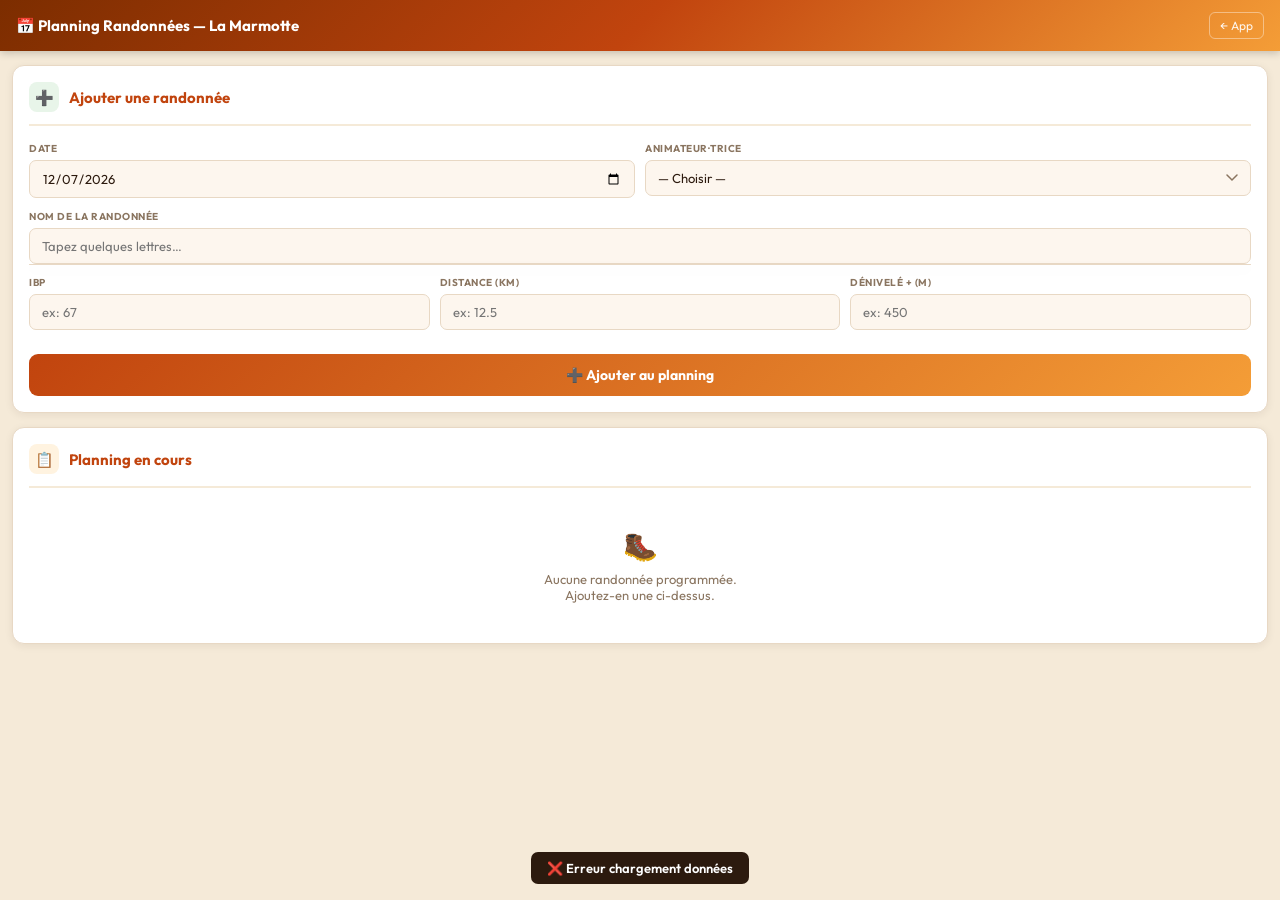
<file: Planning.html>
<!DOCTYPE html>
<html lang="fr">
<head>
<meta charset="UTF-8">
<meta name="viewport" content="width=device-width, initial-scale=1.0">
<title>Planning Randonnées — La Marmotte</title>
<link rel="preconnect" href="https://fonts.googleapis.com">
<link href="https://fonts.googleapis.com/css2?family=Outfit:wght@400;600;700;800&display=swap" rel="stylesheet">
<style>
  :root {
    --flame:  #c1440e;
    --amber:  #f49d37;
    --ink:    #2c1a0e;
    --stone:  #8a7560;
    --cream:  #fdf6ee;
    --fog:    #f5ead8;
    --border: #e8d8c4;
  }

  * { box-sizing: border-box; margin: 0; padding: 0; }

  body {
    font-family: 'Outfit', Arial, sans-serif;
    background: var(--fog);
    color: var(--ink);
    min-height: 100vh;
  }

  /* ── TOPBAR : masquée en iframe, visible en standalone ── */
  .topbar {
    background: linear-gradient(135deg, #7c2d00, #c1440e, #f49d37);
    color: white;
    padding: 12px 16px;
    display: flex;
    align-items: center;
    justify-content: space-between;
    box-shadow: 0 2px 8px rgba(0,0,0,0.2);
  }
  .topbar h1 { font-size: 15px; font-weight: 700; }
  .topbar a {
    color: rgba(255,255,255,0.9);
    text-decoration: none;
    font-size: 12px;
    padding: 5px 10px;
    border: 1px solid rgba(255,255,255,0.4);
    border-radius: 6px;
  }
  .topbar a:hover { background: rgba(255,255,255,0.15); }

  /* Détection iframe : masquer topbar si dans iframe */
  @media (max-width: 600px) {
    .topbar { display: none; }
  }

  /* ── MAIN : pleine largeur, padding réduit ── */
  main {
    width: 100%;
    padding: 14px 12px 32px;
  }

  /* ── CARD ── */
  .card {
    background: white;
    border-radius: 12px;
    padding: 16px;
    margin-bottom: 14px;
    box-shadow: 0 2px 8px rgba(44,26,14,0.07);
    border: 1px solid var(--border);
  }

  .card-header {
    display: flex;
    align-items: center;
    gap: 10px;
    margin-bottom: 16px;
    padding-bottom: 12px;
    border-bottom: 2px solid var(--fog);
    flex-wrap: wrap;
  }

  .card-header h2 {
    font-size: 15px;
    font-weight: 700;
    color: var(--flame);
  }

  .section-icon {
    width: 30px; height: 30px;
    border-radius: 8px;
    display: flex; align-items: center; justify-content: center;
    font-size: 15px;
    flex-shrink: 0;
  }

  /* ── FORM ── */
  .form-group { margin-bottom: 12px; }

  label {
    display: block;
    font-size: 10px;
    font-weight: 700;
    text-transform: uppercase;
    letter-spacing: 0.5px;
    color: var(--stone);
    margin-bottom: 5px;
  }

  input, select {
    width: 100%;
    padding: 9px 12px;
    border: 1.5px solid var(--border);
    border-radius: 7px;
    font-size: 13px;
    font-family: 'Outfit', Arial, sans-serif;
    background: var(--cream);
    color: var(--ink);
    transition: border-color 0.2s, box-shadow 0.2s;
    appearance: none;
    -webkit-appearance: none;
  }

  input:focus, select:focus {
    outline: none;
    border-color: var(--flame);
    box-shadow: 0 0 0 3px rgba(193,68,14,0.1);
  }

  select {
    background-image: url("data:image/svg+xml,%3Csvg xmlns='http://www.w3.org/2000/svg' width='12' height='8' viewBox='0 0 12 8'%3E%3Cpath d='M1 1l5 5 5-5' stroke='%238a7560' stroke-width='1.5' fill='none' stroke-linecap='round'/%3E%3C/svg%3E");
    background-repeat: no-repeat;
    background-position: right 12px center;
    padding-right: 32px;
    cursor: pointer;
  }

  /* Grilles adaptatives */
  .form-row {
    display: grid;
    grid-template-columns: 1fr 1fr;
    gap: 10px;
  }

  .form-row-3 {
    display: grid;
    grid-template-columns: 1fr 1fr 1fr;
    gap: 10px;
  }

  /* Sur petite largeur → tout en colonne */
  @media (max-width: 420px) {
    .form-row   { grid-template-columns: 1fr; }
    .form-row-3 { grid-template-columns: 1fr 1fr; }
  }

  /* ── RECHERCHE RANDO ── */
  .search-wrap { position: relative; }

  #suggestions {
    position: absolute;
    top: 100%; left: 0; right: 0;
    background: white;
    border: 1.5px solid var(--border);
    border-top: none;
    border-radius: 0 0 7px 7px;
    max-height: 200px;
    overflow-y: auto;
    z-index: 50;
    box-shadow: 0 4px 12px rgba(0,0,0,0.1);
  }

  .suggestion {
    padding: 9px 12px;
    font-size: 12px;
    cursor: pointer;
    border-bottom: 1px solid var(--fog);
    transition: background 0.15s;
  }
  .suggestion:hover, .suggestion.highlight { background: var(--fog); }
  .suggestion:last-child { border-bottom: none; }

  /* ── IBP BADGE ── */
  .ibp-badge {
    display: inline-block;
    padding: 2px 8px;
    border-radius: 20px;
    font-size: 11px;
    font-weight: 700;
    margin-top: 5px;
    opacity: 0;
    transition: opacity 0.3s;
  }
  .ibp-badge.visible { opacity: 1; }

  /* ── PLANNING LIST ── */
  .planning-list { display: flex; flex-direction: column; gap: 8px; }

  .planning-item {
    background: var(--cream);
    border: 1.5px solid var(--border);
    border-radius: 9px;
    padding: 10px 12px;
    display: flex;
    align-items: flex-start;
    gap: 10px;
    font-size: 12px;
    animation: slideIn 0.3s ease;
    flex-wrap: wrap;
  }

  @keyframes slideIn {
    from { opacity: 0; transform: translateY(-6px); }
    to   { opacity: 1; transform: translateY(0); }
  }

  .planning-item .date-badge {
    background: var(--flame);
    color: white;
    padding: 3px 8px;
    border-radius: 5px;
    font-size: 11px;
    font-weight: 700;
    white-space: nowrap;
    flex-shrink: 0;
  }

  .planning-item .infos {
    flex: 1;
    min-width: 120px;
  }

  .planning-item .nom-rando {
    font-weight: 700;
    color: var(--ink);
    font-size: 12px;
    word-break: break-word;
  }

  .planning-item .details {
    color: var(--stone);
    font-size: 10px;
    margin-top: 2px;
  }

  .planning-item .ibp-pill {
    font-size: 10px;
    font-weight: 700;
    padding: 1px 6px;
    border-radius: 10px;
    display: inline-block;
    margin-top: 3px;
  }

  .planning-item .actions {
    display: flex;
    gap: 6px;
    align-items: center;
    flex-shrink: 0;
  }

  .btn-send {
    background: linear-gradient(135deg, var(--flame), var(--amber));
    color: white;
    border: none;
    border-radius: 5px;
    padding: 5px 10px;
    font-size: 11px;
    font-weight: 700;
    font-family: 'Outfit', Arial, sans-serif;
    cursor: pointer;
    white-space: nowrap;
    transition: opacity 0.2s;
  }
  .btn-send:hover { opacity: 0.85; }

  .btn-del {
    background: none;
    border: none;
    color: var(--stone);
    cursor: pointer;
    font-size: 14px;
    padding: 3px;
    transition: color 0.2s;
  }
  .btn-del:hover { color: var(--flame); }

  /* ── BOUTON PRINCIPAL ── */
  .btn-primary {
    width: 100%;
    padding: 12px;
    background: linear-gradient(135deg, var(--flame), var(--amber));
    color: white;
    border: none;
    border-radius: 9px;
    font-size: 14px;
    font-weight: 700;
    font-family: 'Outfit', Arial, sans-serif;
    cursor: pointer;
    margin-top: 4px;
    transition: opacity 0.2s, transform 0.1s;
  }
  .btn-primary:hover { opacity: 0.9; }
  .btn-primary:active { transform: scale(0.98); }

  .btn-secondary {
    padding: 6px 12px;
    background: var(--fog);
    color: var(--ink);
    border: 1.5px solid var(--border);
    border-radius: 7px;
    font-size: 11px;
    font-weight: 600;
    font-family: 'Outfit', Arial, sans-serif;
    cursor: pointer;
    transition: background 0.2s;
    white-space: nowrap;
  }
  .btn-secondary:hover { background: var(--border); }

  .header-actions {
    margin-left: auto;
    display: flex;
    gap: 6px;
    flex-wrap: wrap;
  }

  /* ── VIDE ── */
  .empty-state {
    text-align: center;
    padding: 24px 12px;
    color: var(--stone);
    font-size: 13px;
  }
  .empty-state .icon { font-size: 28px; margin-bottom: 8px; }

  /* ── TOAST ── */
  #toast {
    position: fixed;
    bottom: 16px; left: 50%; transform: translateX(-50%);
    background: #2c1a0e;
    color: white;
    padding: 8px 16px;
    border-radius: 7px;
    font-size: 13px;
    font-weight: 600;
    opacity: 0;
    transition: opacity 0.3s;
    pointer-events: none;
    z-index: 999;
    white-space: nowrap;
  }
  #toast.show { opacity: 1; }
</style>
</head>
<body>

<div class="topbar">
  <h1>📅 Planning Randonnées — La Marmotte</h1>
  <a href="index.html">← App</a>
</div>

<main>

  <!-- FORMULAIRE SAISIE -->
  <div class="card">
    <div class="card-header">
      <div class="section-icon" style="background:#e8f5e9">➕</div>
      <h2>Ajouter une randonnée</h2>
    </div>

    <div class="form-row" style="margin-bottom:12px">
      <div class="form-group" style="margin-bottom:0">
        <label>Date</label>
        <input type="date" id="dateRando">
      </div>
      <div class="form-group" style="margin-bottom:0">
        <label>Animateur·trice</label>
        <select id="animateur">
          <option value="">— Choisir —</option>
        </select>
      </div>
    </div>

    <div class="form-group">
      <label>Nom de la randonnée</label>
      <div class="search-wrap">
        <input type="text" id="rechercheRando" placeholder="Tapez quelques lettres…" autocomplete="off">
        <div id="suggestions"></div>
      </div>
    </div>

    <div class="form-row-3">
      <div class="form-group" style="margin-bottom:0">
        <label>IBP</label>
        <input type="number" id="ibp" placeholder="ex: 67" min="0">
        <span class="ibp-badge" id="ibpBadge"></span>
      </div>
      <div class="form-group" style="margin-bottom:0">
        <label>Distance (km)</label>
        <input type="number" id="distance" placeholder="ex: 12.5" min="0" step="0.1">
      </div>
      <div class="form-group" style="margin-bottom:0">
        <label>Dénivelé + (m)</label>
        <input type="number" id="denivele" placeholder="ex: 450" min="0">
      </div>
    </div>

    <button class="btn-primary" onclick="ajouterRando()">➕ Ajouter au planning</button>
  </div>

  <!-- LISTE PLANNING -->
  <div class="card">
    <div class="card-header">
      <div class="section-icon" style="background:#fff3e0">📋</div>
      <h2>Planning en cours</h2>
      <div class="header-actions">
        <button class="btn-secondary" onclick="envoyerTout()" id="btnEnvoyerTout" style="display:none">📤 Tout envoyer</button>
        <button class="btn-secondary" onclick="viderPlanning()" id="btnVider" style="display:none">🗑 Vider</button>
      </div>
    </div>

    <div class="planning-list" id="planningList">
      <div class="empty-state">
        <div class="icon">🥾</div>
        Aucune randonnée programmée.<br>Ajoutez-en une ci-dessus.
      </div>
    </div>
  </div>

</main>

<div id="toast"></div>

<script type="module" src="js/planning.js"></script>

</body>
</html>
</file>
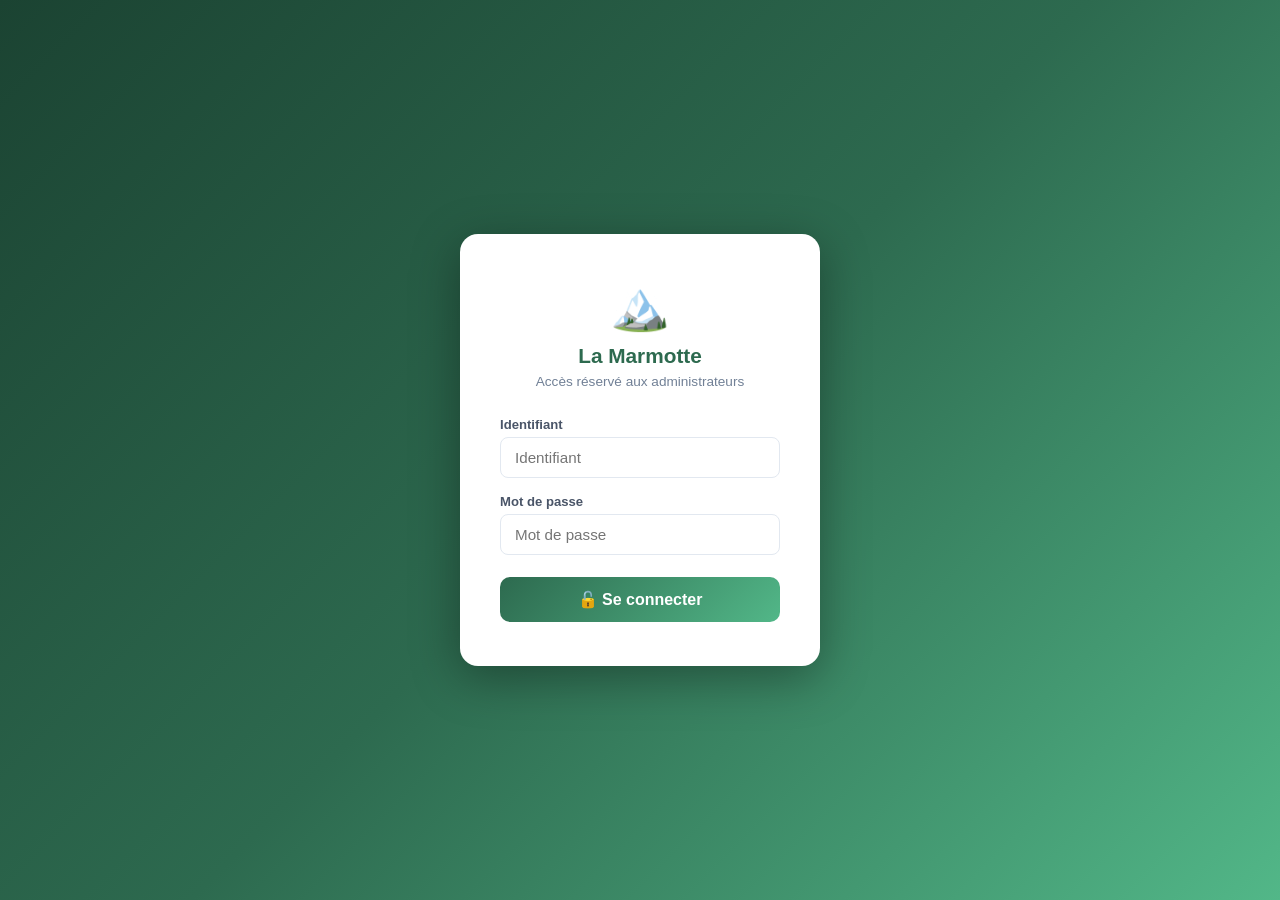
<file: planning.html>
<!DOCTYPE html>
<html lang="fr">
<head>
<meta charset="UTF-8">
<meta name="viewport" content="width=device-width, initial-scale=1.0">
<title>Planning_gestion — La Marmotte</title>
<style>
  *, *::before, *::after { box-sizing: border-box; margin: 0; padding: 0; }
  body { font-family: 'Segoe UI', Arial, sans-serif; background: #f0f4f8; color: #2d3748; min-height: 100vh; }

  /* ══ ÉCRAN DE CONNEXION ══ */
  #login-screen {
    position: fixed; inset: 0; background: linear-gradient(135deg, #1b4332, #2d6a4f, #52b788);
    display: flex; align-items: center; justify-content: center; z-index: 9999;
  }
  #login-screen.hidden { display: none; }
  .login-box {
    background: #fff; border-radius: 18px; padding: 44px 40px; width: 360px; max-width: 94vw;
    box-shadow: 0 12px 48px rgba(0,0,0,.35); text-align: center;
  }
  .login-box .logo { font-size: 3rem; margin-bottom: 10px; }
  .login-box h2 { font-size: 1.3rem; color: #2d6a4f; margin-bottom: 6px; }
  .login-box p  { font-size: .85rem; color: #718096; margin-bottom: 28px; }
  .login-field  { margin-bottom: 16px; text-align: left; }
  .login-field label { font-size: .82rem; font-weight: 600; color: #4a5568; display: block; margin-bottom: 5px; }
  .login-field input {
    width: 100%; padding: 11px 14px; border: 1.5px solid #e2e8f0; border-radius: 8px;
    font-size: .95rem; font-family: inherit; transition: border-color .2s;
  }
  .login-field input:focus { outline: none; border-color: #52b788; }
  .login-err { color: #e53e3e; font-size: .83rem; margin-top: -8px; margin-bottom: 12px; display: none; }
  .btn-login {
    width: 100%; padding: 13px; border: none; border-radius: 10px;
    background: linear-gradient(135deg, #2d6a4f, #52b788); color: #fff;
    font-size: 1rem; font-weight: 700; cursor: pointer; transition: opacity .2s; margin-top: 6px;
  }
  .btn-login:hover { opacity: .88; }

  /* ══ APP ══ */
  #app { display: none; }
  #app.visible { display: block; }

  header { background: linear-gradient(135deg, #2d6a4f, #52b788); color: #fff; padding: 18px 30px; display: flex; align-items: center; gap: 14px; box-shadow: 0 3px 10px rgba(0,0,0,.2); }
  header h1 { font-size: 1.4rem; font-weight: 700; flex: 1; }
  header .icon { font-size: 1.8rem; }
  .btn-logout { background: rgba(255,255,255,.2); border: 1px solid rgba(255,255,255,.4); color: #fff; padding: 7px 14px; border-radius: 8px; font-size: .82rem; font-weight: 600; cursor: pointer; transition: background .2s; }
  .btn-logout:hover { background: rgba(255,255,255,.35); }

  .tabs { display: flex; background: #fff; border-bottom: 2px solid #e2e8f0; padding: 0 30px; }
  .tab-btn { padding: 14px 28px; border: none; background: none; font-size: .95rem; font-weight: 600; color: #718096; cursor: pointer; border-bottom: 3px solid transparent; margin-bottom: -2px; transition: all .2s; }
  .tab-btn.active { color: #2d6a4f; border-bottom-color: #2d6a4f; }
  .tab-btn:hover:not(.active) { color: #2d6a4f; background: #f7fafc; }

  #tab-creation { display: none; padding: 30px; max-width: 860px; margin: 0 auto; }
  #tab-creation.active { display: block; }
  #tab-gestion  { display: none; padding: 24px 30px; }
  #tab-gestion.active  { display: block; }

  .card { background: #fff; border-radius: 12px; box-shadow: 0 2px 12px rgba(0,0,0,.08); padding: 28px; margin-bottom: 24px; }
  .card h2 { font-size: 1.1rem; color: #2d6a4f; margin-bottom: 20px; display: flex; align-items: center; gap: 8px; }

  .form-grid { display: grid; grid-template-columns: 1fr 1fr; gap: 16px; }
  .form-group { display: flex; flex-direction: column; gap: 6px; }
  .form-group.full { grid-column: 1 / -1; }
  label { font-size: .85rem; font-weight: 600; color: #4a5568; }
  input, select { padding: 10px 14px; border: 1.5px solid #e2e8f0; border-radius: 8px; font-size: .95rem; transition: border-color .2s; width: 100%; font-family: inherit; }
  input:focus, select:focus { outline: none; border-color: #52b788; }
  .input-unit { position: relative; }
  .input-unit input { padding-right: 42px; }
  .input-unit span { position: absolute; right: 12px; top: 50%; transform: translateY(-50%); font-size: .8rem; color: #a0aec0; font-weight: 600; pointer-events: none; }

  .autocomplete-wrap { position: relative; }
  .autocomplete-list { position: absolute; top: 100%; left: 0; right: 0; background: #fff; border: 1.5px solid #e2e8f0; border-top: none; border-radius: 0 0 8px 8px; max-height: 200px; overflow-y: auto; z-index: 50; box-shadow: 0 4px 12px rgba(0,0,0,.1); display: none; }
  .autocomplete-list.open { display: block; }
  .autocomplete-item { padding: 9px 14px; font-size: .88rem; cursor: pointer; border-bottom: 1px solid #f0f4f8; }
  .autocomplete-item:hover, .autocomplete-item.highlighted { background: #f0fff4; color: #2d6a4f; }

  .ibp-badge { display: inline-block; margin-top: 6px; padding: 3px 10px; border-radius: 20px; font-size: .78rem; font-weight: 700; opacity: 0; transition: opacity .3s; }
  .ibp-badge.visible { opacity: 1; }

  .btn { padding: 10px 22px; border: none; border-radius: 8px; font-size: .9rem; font-weight: 600; cursor: pointer; transition: all .2s; display: inline-flex; align-items: center; gap: 6px; }
  .btn-primary { background: #2d6a4f; color: #fff; } .btn-primary:hover { background: #1b4332; }
  .btn-edit    { background: #3182ce; color: #fff; font-size: .8rem; padding: 5px 10px; } .btn-edit:hover { background: #2c5282; }
  .btn-delete  { background: #e53e3e; color: #fff; font-size: .8rem; padding: 5px 10px; } .btn-delete:hover { background: #c53030; }
  .btn-cancel  { background: #e2e8f0; color: #4a5568; } .btn-cancel:hover { background: #cbd5e0; }
  .form-actions { display: flex; gap: 10px; margin-top: 20px; }

  #toast { position: fixed; bottom: 30px; left: 50%; transform: translateX(-50%); background: #2d6a4f; color: #fff; padding: 12px 26px; border-radius: 30px; font-weight: 600; font-size: .9rem; box-shadow: 0 4px 16px rgba(0,0,0,.2); opacity: 0; pointer-events: none; transition: opacity .3s; z-index: 999; }
  #toast.show { opacity: 1; } #toast.error { background: #e53e3e; }

  .table-wrap { overflow-x: auto; width: 100%; }
  table { width: 100%; border-collapse: collapse; font-size: .87rem; }
  thead th { background: #2d6a4f; color: #fff; padding: 11px 14px; text-align: left; white-space: nowrap; user-select: none; }
  thead th.sortable { cursor: pointer; } thead th.sortable:hover { background: #1b4332; }
  thead th .sort-icon { display: inline-block; margin-left: 6px; font-size: .8rem; opacity: .45; }
  thead th.sort-asc .sort-icon, thead th.sort-desc .sort-icon { opacity: 1; }
  tbody tr { border-bottom: 1px solid #e2e8f0; } tbody tr:hover { background: #f7fafc; }
  tbody td { padding: 10px 14px; vertical-align: middle; }
  .actions-cell { display: flex; gap: 5px; flex-wrap: wrap; }
  .badge       { display: inline-block; font-size: .75rem; background: #ebf8ff; color: #2b6cb0; border-radius: 20px; padding: 2px 8px; font-weight: 600; }
  .badge.green { background: #f0fff4; color: #276749; }
  .date-cell { white-space: nowrap; }
  .date-cell .jour { font-weight: 700; text-transform: capitalize; color: #2d6a4f; margin-right: 4px; }
  .date-cell .date { color: #4a5568; }

  .modal-overlay { display: none; position: fixed; inset: 0; background: rgba(0,0,0,.45); z-index: 100; align-items: center; justify-content: center; }
  .modal-overlay.open { display: flex; }
  .modal { background: #fff; border-radius: 14px; padding: 30px; width: 520px; max-width: 95vw; box-shadow: 0 8px 32px rgba(0,0,0,.2); }
  .modal h3 { font-size: 1.1rem; color: #2d6a4f; margin-bottom: 20px; }
  .modal-actions { display: flex; gap: 10px; margin-top: 22px; justify-content: flex-end; }

  .spinner { display: inline-block; width: 18px; height: 18px; border: 3px solid rgba(255,255,255,.4); border-top-color: #fff; border-radius: 50%; animation: spin .7s linear infinite; }
  @keyframes spin { to { transform: rotate(360deg); } }
  .empty-state { text-align: center; padding: 40px; color: #a0aec0; font-style: italic; font-size: .95rem; }
</style>
</head>
<body>

<!-- ══ ÉCRAN DE CONNEXION ══ -->
<div id="login-screen">
  <div class="login-box">
    <div class="logo">🏔️</div>
    <h2>La Marmotte</h2>
    <p>Accès réservé aux administrateurs</p>
    <div class="login-field">
      <label for="login-user">Identifiant</label>
      <input type="text" id="login-user" placeholder="Identifiant" autocomplete="username">
    </div>
    <div class="login-field">
      <label for="login-pass">Mot de passe</label>
      <input type="password" id="login-pass" placeholder="Mot de passe" autocomplete="current-password">
    </div>
    <div class="login-err" id="login-err">Identifiant ou mot de passe incorrect.</div>
    <button class="btn-login" onclick="tentativeConnexion()">🔓 Se connecter</button>
  </div>
</div>

<!-- ══ APPLICATION ══ -->
<div id="app">

<header>
  <span class="icon">🏔️</span>
  <h1>Prévision des Randonnées — La Marmotte</h1>
  <button class="btn-logout" onclick="deconnecter()">🔒 Déconnexion</button>
</header>

<div class="tabs">
  <button class="tab-btn active" onclick="switchTab('creation', this)">➕ Création</button>
  <button class="tab-btn" onclick="switchTab('gestion', this)">⚙️ Gestion</button>
</div>

<!-- ══ ONGLET CRÉATION ══ -->
<div id="tab-creation" class="tab-content active">
  <div class="card">
    <h2>🆕 Nouvelle randonnée</h2>
    <div class="form-grid">
      <div class="form-group">
        <label for="date">Date *</label>
        <input type="date" id="date" required="">
      </div>
      <div class="form-group">
        <label for="animateur-input">Animateur *</label>
        <div class="autocomplete-wrap">
          <input type="text" id="animateur-input" placeholder="Tapez un nom…" autocomplete="off">
          <div class="autocomplete-list" id="animateur-list"></div>
        </div>
      </div>
      <div class="form-group full">
        <label for="nom-input">Nom de la randonnée *</label>
        <div class="autocomplete-wrap">
          <input type="text" id="nom-input" placeholder="Tapez quelques lettres…" autocomplete="off">
          <div class="autocomplete-list" id="nom-list"></div>
        </div>
      </div>
      <div class="form-group">
        <label for="ibp">Indice IBP</label>
        <input type="number" id="ibp" placeholder="Ex : 45" min="0">
        <span class="ibp-badge" id="ibp-badge"></span>
      </div>
      <div class="form-group"><!-- spacer --></div>
      <div class="form-group">
        <label for="distance">Distance</label>
        <div class="input-unit">
          <input type="number" id="distance" placeholder="Ex : 18" min="0" step="0.1">
          <span>km</span>
        </div>
      </div>
      <div class="form-group">
        <label for="denivele">Dénivelé +</label>
        <div class="input-unit">
          <input type="number" id="denivele" placeholder="Ex : 850" min="0" step="1">
          <span>m</span>
        </div>
      </div>
    </div>
    <div class="form-actions">
      <button class="btn btn-primary" id="btn-create" onclick="creerRando()">➕ Créer l'événement</button>
    </div>
  </div>
</div>

<!-- ══ ONGLET GESTION ══ -->
<div id="tab-gestion" class="tab-content">
  <div class="card">
    <h2>📋 Événements planifiés</h2>
    <div class="table-wrap">
      <table id="events-table">
        <thead>
          <tr>
            <th class="sortable" data-col="date" onclick="sortTable('date')">Date <span class="sort-icon">⇅</span></th>
            <th>Randonnée</th>
            <th class="sortable" data-col="animateur" onclick="sortTable('animateur')">Animateur <span class="sort-icon">⇅</span></th>
            <th>IBP</th>
            <th>Distance</th>
            <th>Dénivelé +</th>
            <th>Actions</th>
          </tr>
        </thead>
        <tbody id="events-body">
          <tr><td colspan="7" class="empty-state">Chargement…</td></tr>
        </tbody>
      </table>
    </div>
  </div>
</div>

</div><!-- fin #app -->

<!-- ══ MODAL MODIFIER ══ -->
<div class="modal-overlay" id="modal-edit">
  <div class="modal">
    <h3>✏️ Modifier l'événement</h3>
    <input type="hidden" id="edit-rowIndex">
    <div class="form-grid">
      <div class="form-group"><label>Date *</label><input type="date" id="edit-date"></div>
      <div class="form-group"><label>Animateur *</label><input type="text" id="edit-animateur"></div>
      <div class="form-group full"><label>Nom de la randonnée *</label><input type="text" id="edit-nom"></div>
      <div class="form-group"><label>IBP</label><input type="number" id="edit-ibp" min="0"></div>
      <div class="form-group"><!-- spacer --></div>
      <div class="form-group"><label>Distance</label><div class="input-unit"><input type="number" id="edit-distance" min="0" step="0.1"><span>km</span></div></div>
      <div class="form-group"><label>Dénivelé +</label><div class="input-unit"><input type="number" id="edit-denivele" min="0" step="1"><span>m</span></div></div>
    </div>
    <div class="modal-actions">
      <button class="btn btn-cancel" onclick="closeModal('modal-edit')">Annuler</button>
      <button class="btn btn-primary" id="btn-save-edit" onclick="saveEdit()">💾 Enregistrer</button>
    </div>
  </div>
</div>

<div id="toast"></div>

<script>
/* ══ CREDENTIALS ══ */
const CREDS = { login: "Marmotte", password: "2027" };
const SESSION_KEY = "planning_gestion_auth";

/* ══ CONNEXION ══ */
function tentativeConnexion() {
  const user = document.getElementById("login-user").value.trim();
  const pass = document.getElementById("login-pass").value;
  const err  = document.getElementById("login-err");

  if (user === CREDS.login && pass === CREDS.password) {
    sessionStorage.setItem(SESSION_KEY, "1");
    document.getElementById("login-screen").classList.add("hidden");
    document.getElementById("app").classList.add("visible");
    err.style.display = "none";
    initApp();
  } else {
    err.style.display = "block";
    document.getElementById("login-pass").value = "";
    document.getElementById("login-pass").focus();
  }
}

function deconnecter() {
  sessionStorage.removeItem(SESSION_KEY);
  document.getElementById("login-screen").classList.remove("hidden");
  document.getElementById("app").classList.remove("visible");
  document.getElementById("login-user").value = "";
  document.getElementById("login-pass").value = "";
  document.getElementById("login-err").style.display = "none";
}

/* Entrée clavier sur le formulaire de login */
document.getElementById("login-pass").addEventListener("keydown", e => {
  if (e.key === "Enter") tentativeConnexion();
});
document.getElementById("login-user").addEventListener("keydown", e => {
  if (e.key === "Enter") document.getElementById("login-pass").focus();
});

/* Vérifier session existante */
if (sessionStorage.getItem(SESSION_KEY) === "1") {
  document.getElementById("login-screen").classList.add("hidden");
  document.getElementById("app").classList.add("visible");
  initApp();
}

/* ══ APP ══ */
const SCRIPT_URL = "https://script.google.com/macros/s/AKfycbzkOcGRb6QvmWYZsll4crnH4Al3sIXhfQHdd0YpR3_sB-X0tdP8lhXSPMMuh74UmJ22ag/exec";
const BASE_URL   = "https://dbizcyber.github.io/randoFDR/data/";

let animateurs = [];
let randos     = [];
let allRows    = [];
let sortCol    = "date";
let sortDir    = "asc";

function initApp() {
  loadData();
  const d0 = new Date();
  const dow0 = d0.getDay();
  const diff0 = dow0 === 0 ? 1 : dow0 === 1 ? 7 : (8 - dow0);
  d0.setDate(d0.getDate() + diff0);
  document.getElementById("date").value = d0.toISOString().split("T")[0];
}

function toDisplay(val) {
  if (!val) return "";
  const s = String(val).trim();
  if (/^\d{2}\/\d{2}\/\d{4}$/.test(s)) return s;
  if (/^\d{4}-\d{2}-\d{2}$/.test(s)) { const [y,m,d] = s.split("-"); return d+"/"+m+"/"+y; }
  return s;
}
function toISO(val) {
  if (!val) return "";
  const s = String(val).trim();
  if (/^\d{4}-\d{2}-\d{2}$/.test(s)) return s;
  if (/^\d{2}\/\d{2}\/\d{4}$/.test(s)) { const [d,m,y] = s.split("/"); return y+"-"+m+"-"+d; }
  return s;
}
function jourSemaine(val) {
  if (!val) return "";
  const s = String(val).trim();
  let d;
  if (/^\d{2}\/\d{2}\/\d{4}$/.test(s)) { const [jj,mm,yyyy] = s.split("/"); d = new Date(parseInt(yyyy), parseInt(mm)-1, parseInt(jj)); }
  else if (/^\d{4}-\d{2}-\d{2}$/.test(s)) { const [yyyy,mm,jj] = s.split("-"); d = new Date(parseInt(yyyy), parseInt(mm)-1, parseInt(jj)); }
  else return "";
  return d.toLocaleDateString("fr-FR", { weekday: "long" });
}
function niveauIBP(v) {
  const n = parseFloat(v);
  if (isNaN(n) || v === "") return null;
  if (n <= 25)  return { label: "🟢 N1 — Facile",          bg: "#d4edda", color: "#155724" };
  if (n <= 50)  return { label: "🔵 N2 — Assez Facile",    bg: "#cce5ff", color: "#004085" };
  if (n <= 75)  return { label: "🟡 N3 — Peu Difficile",   bg: "#fff3cd", color: "#856404" };
  if (n <= 100) return { label: "🔴 N4 — Assez Difficile", bg: "#f8d7da", color: "#721c24" };
  return              { label: "⚫ N5 — Difficile",         bg: "#343a40", color: "#ffffff" };
}

async function loadData() {
  try {
    const SUPABASE_URL = "https://whlxbfnmyqdflmxosfse.supabase.co";
    const SUPABASE_KEY = "eyJhbGciOiJIUzI1NiIsInR5cCI6IkpXVCJ9.eyJpc3MiOiJzdXBhYmFzZSIsInJlZiI6IndobHhiZm5teXFkZmxteG9zZnNlIiwicm9sZSI6ImFub24iLCJpYXQiOjE3NzI3ODA5MTksImV4cCI6MjA4ODM1NjkxOX0.vf3sdnJRnnXyIx998fhPSIUPX0WS7KqDbvAwesCzOcE";
    const [a, r] = await Promise.all([
      fetch(`${SUPABASE_URL}/rest/v1/animateurs?select=nom,email&order=nom`, {
        headers: { "apikey": SUPABASE_KEY, "Authorization": `Bearer ${SUPABASE_KEY}` }
      }).then(res => res.json()),
      fetch(BASE_URL + "randos.json").then(res => res.json())
    ]);
    animateurs = a.filter(x => x.nom && x.nom !== "");
    randos     = r;
    initAutocomplete();
  } catch(e) { console.error("Erreur chargement:", e); }
}

function initAutocomplete() {
  setupAutocomplete("animateur-input", "animateur-list", () => animateurs.map(a => a.nom));
  setupAutocomplete("nom-input",       "nom-list",       () => randos);
}
function setupAutocomplete(inputId, listId, getItems) {
  const input = document.getElementById(inputId);
  const list  = document.getElementById(listId);
  let hi = -1;
  input.addEventListener("input", () => {
    const f = input.value.toLowerCase().trim();
    list.innerHTML = ""; hi = -1;
    if (!f) { list.classList.remove("open"); return; }
    const matches = getItems().filter(i => i.toLowerCase().includes(f)).slice(0, 10);
    if (!matches.length) { list.classList.remove("open"); return; }
    matches.forEach(item => {
      const div = document.createElement("div");
      div.className = "autocomplete-item";
      div.textContent = item;
      div.addEventListener("mousedown", () => { input.value = item; list.classList.remove("open"); });
      list.appendChild(div);
    });
    list.classList.add("open");
  });
  input.addEventListener("keydown", e => {
    const items = list.querySelectorAll(".autocomplete-item");
    if (!items.length) return;
    if      (e.key === "ArrowDown") { e.preventDefault(); hi = Math.min(hi+1, items.length-1); }
    else if (e.key === "ArrowUp")   { e.preventDefault(); hi = Math.max(hi-1, 0); }
    else if (e.key === "Enter" && hi >= 0) { e.preventDefault(); input.value = items[hi].textContent; list.classList.remove("open"); hi = -1; return; }
    items.forEach((el, i) => el.classList.toggle("highlighted", i === hi));
  });
  input.addEventListener("blur", () => setTimeout(() => list.classList.remove("open"), 150));
}

document.getElementById("ibp").addEventListener("input", function() {
  const badge = document.getElementById("ibp-badge");
  const info  = niveauIBP(this.value);
  if (!info) { badge.className = "ibp-badge"; return; }
  badge.textContent = info.label; badge.style.background = info.bg; badge.style.color = info.color;
  badge.className = "ibp-badge visible";
});

function switchTab(tab, btn) {
  document.querySelectorAll(".tab-content").forEach(el => el.classList.remove("active"));
  document.querySelectorAll(".tab-btn").forEach(el => el.classList.remove("active"));
  document.getElementById("tab-"+tab).classList.add("active");
  btn.classList.add("active");
  if (tab === "gestion") loadEvents();
}

function showToast(msg, isError = false) {
  const t = document.getElementById("toast");
  t.textContent = msg;
  t.className = "show" + (isError ? " error" : "");
  setTimeout(() => t.className = "", 3500);
}

async function callScript(params) {
  const res = await fetch(SCRIPT_URL + "?" + new URLSearchParams(params).toString());
  return res.json();
}
function setBusy(btnId, busy) {
  const btn = document.getElementById(btnId);
  if (!btn) return;
  if (busy) { btn.dataset.label = btn.innerHTML; btn.innerHTML = "<span class='spinner'></span> En cours…"; }
  else        btn.innerHTML = btn.dataset.label;
  btn.disabled = busy;
}

async function creerRando() {
  const date = document.getElementById("date").value;
  const nom  = document.getElementById("nom-input").value.trim();
  const anim = document.getElementById("animateur-input").value.trim();
  const ibp  = document.getElementById("ibp").value.trim();
  const dist = document.getElementById("distance").value.trim();
  const den  = document.getElementById("denivele").value.trim();
  if (!date || !nom || !anim) { showToast("Veuillez remplir les champs obligatoires (*)", true); return; }
  setBusy("btn-create", true);
  try {
    const res = await callScript({ action:"add", date, nom, animateur:anim, ibp, distance:dist, denivele:den });
    if (res.success) {
      showToast("✅ Randonnée créée dans Sheets et Calendar !");
      ["ibp","distance","denivele"].forEach(id => document.getElementById(id).value = "");
      document.getElementById("nom-input").value = "";
      document.getElementById("animateur-input").value = "";
      document.getElementById("ibp-badge").className = "ibp-badge";
      const last = new Date(date + "T12:00:00");
      const dow  = last.getDay();
      const next = new Date(last);
      next.setDate(last.getDate() + (dow === 1 ? 3 : dow === 4 ? 4 : 3));
      document.getElementById("date").value = next.toISOString().split("T")[0];
    } else showToast("Erreur : " + (res.error || "inconnue"), true);
  } catch(e) { showToast("Erreur réseau : " + e.message, true); }
  setBusy("btn-create", false);
}

async function loadEvents() {
  try {
    const res = await callScript({ action: "list" });
    allRows = res.rows || res.events || [];
    renderTable();
  } catch(e) { showToast("Erreur réseau lors du chargement.", true); }
}

function renderTable() {
  const tbody = document.getElementById("events-body");
  tbody.innerHTML = "";
  if (!allRows.length) {
    tbody.innerHTML = "<tr><td colspan='7' class='empty-state'>Aucun événement trouvé.</td></tr>";
    updateSortIcons(); return;
  }
  const sorted = [...allRows].sort((a, b) => {
    let va = sortCol === "date" ? toISO(a.date) : (a.animateur||"").toLowerCase();
    let vb = sortCol === "date" ? toISO(b.date) : (b.animateur||"").toLowerCase();
    if (va < vb) return sortDir === "asc" ? -1 : 1;
    if (va > vb) return sortDir === "asc" ?  1 : -1;
    return 0;
  });
  sorted.forEach(ev => {
    const tr = document.createElement("tr");
    const ej = JSON.stringify(ev).replace(/'/g, "&#39;");
    const dateAff = toDisplay(ev.date);
    const jour    = jourSemaine(ev.date);
    const dateHtml = jour
      ? `<span class="date-cell"><span class="jour">${jour}</span><span class="date">${dateAff}</span></span>`
      : `<span class="date-cell"><span class="date">${dateAff||"—"}</span></span>`;
    tr.innerHTML = `
      <td>${dateHtml}</td>
      <td><strong>${ev.nom||"—"}</strong></td>
      <td>${ev.animateur||"—"}</td>
      <td>${ev.ibp      ? "<span class='badge'>"+ev.ibp+"</span>"             : "—"}</td>
      <td>${ev.distance ? "<span class='badge green'>"+ev.distance+" km</span>": "—"}</td>
      <td>${ev.denivele ? "<span class='badge green'>"+ev.denivele+" m</span>" : "—"}</td>
      <td class="actions-cell">
        <button class="btn btn-edit"   onclick='openEdit(${ej})'>✏️ Modifier</button>
        <button class="btn btn-delete" onclick='confirmDelete(${ev.rowIndex},"${(ev.nom||"").replace(/"/g,"&quot;")}">❌ Annuler</button>
      </td>`;
    tbody.appendChild(tr);
  });
  updateSortIcons();
}

function updateSortIcons() {
  document.querySelectorAll("thead th.sortable").forEach(th => {
    th.classList.remove("sort-asc","sort-desc");
    const icon = th.querySelector(".sort-icon");
    if (th.dataset.col === sortCol) {
      th.classList.add(sortDir === "asc" ? "sort-asc" : "sort-desc");
      icon.textContent = sortDir === "asc" ? "↑" : "↓";
    } else icon.textContent = "⇅";
  });
}

function sortTable(col) {
  sortDir = sortCol === col ? (sortDir === "asc" ? "desc" : "asc") : "asc";
  sortCol = col;
  renderTable();
}

function openEdit(ev) {
  document.getElementById("edit-rowIndex").value  = ev.rowIndex;
  document.getElementById("edit-date").value      = toISO(ev.date);
  document.getElementById("edit-nom").value       = ev.nom       || "";
  document.getElementById("edit-animateur").value = ev.animateur || "";
  document.getElementById("edit-ibp").value       = ev.ibp       || "";
  document.getElementById("edit-distance").value  = ev.distance  || "";
  document.getElementById("edit-denivele").value  = ev.denivele  || "";
  document.getElementById("modal-edit").classList.add("open");
}

async function saveEdit() {
  const rowIndex = document.getElementById("edit-rowIndex").value;
  const date     = document.getElementById("edit-date").value;
  const nom      = document.getElementById("edit-nom").value.trim();
  const anim     = document.getElementById("edit-animateur").value.trim();
  const ibp      = document.getElementById("edit-ibp").value.trim();
  const dist     = document.getElementById("edit-distance").value.trim();
  const den      = document.getElementById("edit-denivele").value.trim();
  if (!date || !nom || !anim) { showToast("Champs obligatoires manquants.", true); return; }
  setBusy("btn-save-edit", true);
  try {
    const res = await callScript({ action:"update", rowIndex, date, nom, animateur:anim, ibp, distance:dist, denivele:den });
    if (res.success) { showToast("✅ Événement modifié !"); closeModal("modal-edit"); loadEvents(); }
    else showToast("Erreur : " + (res.error||"inconnue"), true);
  } catch(e) { showToast("Erreur réseau.", true); }
  setBusy("btn-save-edit", false);
}

function confirmDelete(rowIndex, nom) {
  if (!confirm('Annuler "' + nom + '" ?\nSera supprimé de Sheets ET de Google Calendar.')) return;
  deleteEvent(rowIndex);
}
async function deleteEvent(rowIndex) {
  try {
    const res = await callScript({ action:"delete", rowIndex });
    if (res.success) { showToast("🗑️ Événement supprimé."); loadEvents(); }
    else showToast("Erreur : " + (res.error||"inconnue"), true);
  } catch(e) { showToast("Erreur réseau.", true); }
}

function closeModal(id) { document.getElementById(id).classList.remove("open"); }
document.querySelectorAll(".modal-overlay").forEach(o => {
  o.addEventListener("click", function(e) { if (e.target === this) this.classList.remove("open"); });
});
</script>
</body>
</html>
</file>
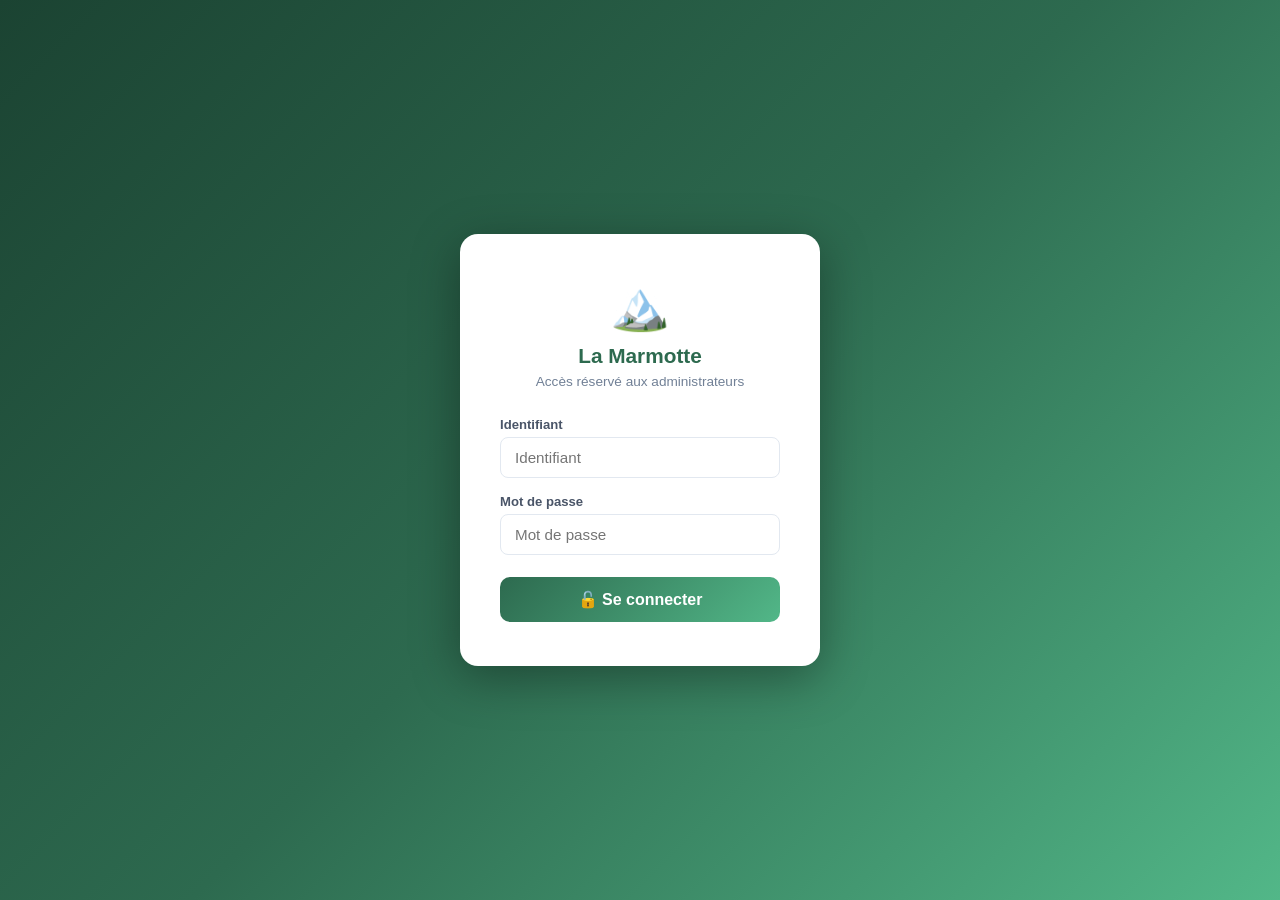
<file: planning_gestion.html>
<!DOCTYPE html>
<html lang="fr">
<head>
<meta charset="UTF-8">
<meta name="viewport" content="width=device-width, initial-scale=1.0">
<title>Planning_gestion — La Marmotte</title>
<meta http-equiv="Cache-Control" content="no-cache, no-store, must-revalidate">
<meta http-equiv="Pragma" content="no-cache">
<meta http-equiv="Expires" content="0">
<style>
  *, *::before, *::after { box-sizing: border-box; margin: 0; padding: 0; }
  body { font-family: 'Segoe UI', Arial, sans-serif; background: #f0f4f8; color: #2d3748; min-height: 100vh; }

  /* ══ ÉCRAN DE CONNEXION ══ */
  #login-screen {
    position: fixed; inset: 0; background: linear-gradient(135deg, #1b4332, #2d6a4f, #52b788);
    display: flex; align-items: center; justify-content: center; z-index: 9999;
  }
  #login-screen.hidden { display: none; }
  .login-box {
    background: #fff; border-radius: 18px; padding: 44px 40px; width: 360px; max-width: 94vw;
    box-shadow: 0 12px 48px rgba(0,0,0,.35); text-align: center;
  }
  .login-box .logo { font-size: 3rem; margin-bottom: 10px; }
  .login-box h2 { font-size: 1.3rem; color: #2d6a4f; margin-bottom: 6px; }
  .login-box p  { font-size: .85rem; color: #718096; margin-bottom: 28px; }
  .login-field  { margin-bottom: 16px; text-align: left; }
  .login-field label { font-size: .82rem; font-weight: 600; color: #4a5568; display: block; margin-bottom: 5px; }
  .login-field input {
    width: 100%; padding: 11px 14px; border: 1.5px solid #e2e8f0; border-radius: 8px;
    font-size: .95rem; font-family: inherit; transition: border-color .2s;
  }
  .login-field input:focus { outline: none; border-color: #52b788; }
  .login-err { color: #e53e3e; font-size: .83rem; margin-top: -8px; margin-bottom: 12px; display: none; }
  .btn-login {
    width: 100%; padding: 13px; border: none; border-radius: 10px;
    background: linear-gradient(135deg, #2d6a4f, #52b788); color: #fff;
    font-size: 1rem; font-weight: 700; cursor: pointer; transition: opacity .2s; margin-top: 6px;
  }
  .btn-login:hover { opacity: .88; }

  /* ══ APP ══ */
  #app { display: none; }
  #app.visible { display: block; }

  header { background: linear-gradient(135deg, #2d6a4f, #52b788); color: #fff; padding: 18px 30px; display: flex; align-items: center; gap: 14px; box-shadow: 0 3px 10px rgba(0,0,0,.2); }
  header h1 { font-size: 1.4rem; font-weight: 700; flex: 1; }
  header .icon { font-size: 1.8rem; }
  .btn-logout { background: rgba(255,255,255,.2); border: 1px solid rgba(255,255,255,.4); color: #fff; padding: 7px 14px; border-radius: 8px; font-size: .82rem; font-weight: 600; cursor: pointer; transition: background .2s; }
  .btn-logout:hover { background: rgba(255,255,255,.35); }

  .tabs { display: flex; background: #fff; border-bottom: 2px solid #e2e8f0; padding: 0 30px; }
  .tab-btn { padding: 14px 28px; border: none; background: none; font-size: .95rem; font-weight: 600; color: #718096; cursor: pointer; border-bottom: 3px solid transparent; margin-bottom: -2px; transition: all .2s; }
  .tab-btn.active { color: #2d6a4f; border-bottom-color: #2d6a4f; }
  .tab-btn:hover:not(.active) { color: #2d6a4f; background: #f7fafc; }

  #tab-creation { display: none; padding: 30px; max-width: 860px; margin: 0 auto; }
  #tab-creation.active { display: block; }
  #tab-gestion  { display: none; padding: 24px 30px; }
  #tab-gestion.active  { display: block; }

  .card { background: #fff; border-radius: 12px; box-shadow: 0 2px 12px rgba(0,0,0,.08); padding: 28px; margin-bottom: 24px; }
  .card h2 { font-size: 1.1rem; color: #2d6a4f; margin-bottom: 20px; display: flex; align-items: center; gap: 8px; }

  .form-grid { display: grid; grid-template-columns: 1fr 1fr; gap: 16px; }
  .form-group { display: flex; flex-direction: column; gap: 6px; }
  .form-group.full { grid-column: 1 / -1; }
  label { font-size: .85rem; font-weight: 600; color: #4a5568; }
  input, select { padding: 10px 14px; border: 1.5px solid #e2e8f0; border-radius: 8px; font-size: .95rem; transition: border-color .2s; width: 100%; font-family: inherit; }
  input:focus, select:focus { outline: none; border-color: #52b788; }
  .input-unit { position: relative; }
  .input-unit input { padding-right: 42px; }
  .input-unit span { position: absolute; right: 12px; top: 50%; transform: translateY(-50%); font-size: .8rem; color: #a0aec0; font-weight: 600; pointer-events: none; }

  .autocomplete-wrap { position: relative; }
  .autocomplete-list { position: absolute; top: 100%; left: 0; right: 0; background: #fff; border: 1.5px solid #e2e8f0; border-top: none; border-radius: 0 0 8px 8px; max-height: 200px; overflow-y: auto; z-index: 50; box-shadow: 0 4px 12px rgba(0,0,0,.1); display: none; }
  .autocomplete-list.open { display: block; }
  .autocomplete-item { padding: 9px 14px; font-size: .88rem; cursor: pointer; border-bottom: 1px solid #f0f4f8; }
  .autocomplete-item:hover, .autocomplete-item.highlighted { background: #f0fff4; color: #2d6a4f; }

  .ibp-badge { display: inline-block; margin-top: 6px; padding: 3px 10px; border-radius: 20px; font-size: .78rem; font-weight: 700; opacity: 0; transition: opacity .3s; }
  .ibp-badge.visible { opacity: 1; }

  .btn { padding: 10px 22px; border: none; border-radius: 8px; font-size: .9rem; font-weight: 600; cursor: pointer; transition: all .2s; display: inline-flex; align-items: center; gap: 6px; }
  .btn-primary { background: #2d6a4f; color: #fff; } .btn-primary:hover { background: #1b4332; }
  .btn-edit    { background: #3182ce; color: #fff; font-size: .8rem; padding: 5px 10px; } .btn-edit:hover { background: #2c5282; }
  .btn-delete  { background: #e53e3e; color: #fff; font-size: .8rem; padding: 5px 10px; } .btn-delete:hover { background: #c53030; }
  .btn-cancel  { background: #e2e8f0; color: #4a5568; } .btn-cancel:hover { background: #cbd5e0; }
  .form-actions { display: flex; gap: 10px; margin-top: 20px; }

  #toast { position: fixed; bottom: 30px; left: 50%; transform: translateX(-50%); background: #2d6a4f; color: #fff; padding: 12px 26px; border-radius: 30px; font-weight: 600; font-size: .9rem; box-shadow: 0 4px 16px rgba(0,0,0,.2); opacity: 0; pointer-events: none; transition: opacity .3s; z-index: 999; }
  #toast.show { opacity: 1; } #toast.error { background: #e53e3e; }

  .table-wrap { overflow-x: auto; width: 100%; }
  table { width: 100%; border-collapse: collapse; font-size: .87rem; }
  thead th { background: #2d6a4f; color: #fff; padding: 11px 14px; text-align: left; white-space: nowrap; user-select: none; }
  thead th.sortable { cursor: pointer; } thead th.sortable:hover { background: #1b4332; }
  thead th .sort-icon { display: inline-block; margin-left: 6px; font-size: .8rem; opacity: .45; }
  thead th.sort-asc .sort-icon, thead th.sort-desc .sort-icon { opacity: 1; }
  tbody tr { border-bottom: 1px solid #e2e8f0; } tbody tr:hover { background: #f7fafc; }
  tbody td { padding: 10px 14px; vertical-align: middle; }
  .actions-cell { display: flex; gap: 5px; flex-wrap: wrap; }
  .badge       { display: inline-block; font-size: .75rem; background: #ebf8ff; color: #2b6cb0; border-radius: 20px; padding: 2px 8px; font-weight: 600; }
  .badge.green { background: #f0fff4; color: #276749; }
  .date-cell { white-space: nowrap; }
  .date-cell .jour { font-weight: 700; text-transform: capitalize; color: #2d6a4f; margin-right: 4px; }
  .date-cell .date { color: #4a5568; }

  .modal-overlay { display: none; position: fixed; inset: 0; background: rgba(0,0,0,.45); z-index: 100; align-items: center; justify-content: center; }
  .modal-overlay.open { display: flex; }
  .modal { background: #fff; border-radius: 14px; padding: 30px; width: 520px; max-width: 95vw; box-shadow: 0 8px 32px rgba(0,0,0,.2); }
  .modal h3 { font-size: 1.1rem; color: #2d6a4f; margin-bottom: 20px; }
  .modal-actions { display: flex; gap: 10px; margin-top: 22px; justify-content: flex-end; }

  .modal-confirm-icon { font-size: 2.6rem; margin-bottom: 12px; }
  .modal-confirm-titre { font-size: 1.05rem; font-weight: 700; color: #c53030; margin-bottom: 14px; }
  .modal-confirm-body { font-size: .88rem; color: #2d3748; line-height: 1.6; margin-bottom: 6px; }
  .modal-confirm-warning { background: #fff5f5; border: 1px solid #fed7d7; border-radius: 8px; padding: 12px 14px; margin: 12px 0; font-size: .85rem; color: #742a2a; line-height: 1.55; }
  .modal-confirm-note { font-size: .82rem; color: #718096; font-style: italic; margin-top: 8px; }

  .spinner { display: inline-block; width: 18px; height: 18px; border: 3px solid rgba(255,255,255,.4); border-top-color: #fff; border-radius: 50%; animation: spin .7s linear infinite; }
  @keyframes spin { to { transform: rotate(360deg); } }
  .empty-state { text-align: center; padding: 40px; color: #a0aec0; font-style: italic; font-size: .95rem; }
</style>
</head>
<body>

<!-- ══ ÉCRAN DE CONNEXION ══ -->
<div id="login-screen">
  <div class="login-box">
    <div class="logo">🏔️</div>
    <h2>La Marmotte</h2>
    <p>Accès réservé aux administrateurs</p>
    <div class="login-field">
      <label for="login-user">Identifiant</label>
      <input type="text" id="login-user" placeholder="Identifiant" autocomplete="username">
    </div>
    <div class="login-field">
      <label for="login-pass">Mot de passe</label>
      <input type="password" id="login-pass" placeholder="Mot de passe" autocomplete="current-password">
    </div>
    <div class="login-err" id="login-err">Identifiant ou mot de passe incorrect.</div>
    <button class="btn-login" onclick="tentativeConnexion()">🔓 Se connecter</button>
  </div>
</div>

<!-- ══ APPLICATION ══ -->
<div id="app">

<header>
  <span class="icon">🏔️</span>
  <h1>Prévision des Randonnées — La Marmotte</h1>
  <button class="btn-logout" onclick="deconnecter()">🔒 Déconnexion</button>
</header>

<div class="tabs">
  <button class="tab-btn active" onclick="switchTab('creation', this)">➕ Création</button>
  <button class="tab-btn" onclick="switchTab('gestion', this)">⚙️ Gestion</button>
</div>

<!-- ══ ONGLET CRÉATION ══ -->
<div id="tab-creation" class="tab-content active">
  <div class="card">
    <h2>🆕 Nouvelle randonnée</h2>
    <div class="form-grid">
      <div class="form-group">
        <label for="date">Date *</label>
        <input type="date" id="date" required="">
      </div>
      <div class="form-group">
        <label for="animateur-input">Animateur *</label>
        <div class="autocomplete-wrap">
          <input type="text" id="animateur-input" placeholder="Tapez un nom…" autocomplete="off">
          <div class="autocomplete-list" id="animateur-list"></div>
        </div>
      </div>
      <div class="form-group full">
        <label for="nom-input">Nom de la randonnée *</label>
        <div class="autocomplete-wrap">
          <input type="text" id="nom-input" placeholder="Tapez quelques lettres…" autocomplete="off">
          <div class="autocomplete-list" id="nom-list"></div>
        </div>
      </div>
      <div class="form-group full">
        <label for="parking-input">Parking covoiturage</label>
        <div class="autocomplete-wrap">
          <input type="text" id="parking-input" placeholder="Tapez ou saisissez un parking…" autocomplete="off">
          <div class="autocomplete-list" id="parking-list"></div>
        </div>
      </div>
      <div class="form-group">
        <label for="ibp">Indice IBP</label>
        <input type="number" id="ibp" placeholder="Ex : 45" min="0">
        <span class="ibp-badge" id="ibp-badge"></span>
      </div>
      <div class="form-group"><!-- spacer --></div>
      <div class="form-group">
        <label for="distance">Distance *</label>
        <div class="input-unit">
          <input type="number" id="distance" placeholder="Ex : 18" min="0" step="0.1" required="">
          <span>km</span>
        </div>
      </div>
      <div class="form-group">
        <label for="denivele">Dénivelé +</label>
        <div class="input-unit">
          <input type="number" id="denivele" placeholder="Ex : 850" min="0" step="1">
          <span>m</span>
        </div>
      </div>
    </div>
    <div class="form-actions">
      <button class="btn btn-primary" id="btn-create" onclick="creerRando()">➕ Créer l'événement</button>
    </div>
  </div>
</div>

<!-- ══ ONGLET GESTION ══ -->
<div id="tab-gestion" class="tab-content">
  <div class="card">
    <h2>📋 Événements planifiés</h2>
    <div class="table-wrap">
      <table id="events-table">
        <thead>
          <tr>
            <th class="sortable" data-col="date" onclick="sortTable('date')">Date <span class="sort-icon">⇅</span></th>
            <th>Randonnée</th>
            <th class="sortable" data-col="animateur" onclick="sortTable('animateur')">Animateur <span class="sort-icon">⇅</span></th>
            <th>IBP</th>
            <th>Distance</th>
            <th>Dénivelé +</th>
            <th>Actions</th>
          </tr>
        </thead>
        <tbody id="events-body">
          <tr><td colspan="7" class="empty-state">Chargement…</td></tr>
        </tbody>
      </table>
    </div>
  </div>
</div>

</div><!-- fin #app -->

<!-- ══ MODAL MODIFIER ══ -->
<div class="modal-overlay" id="modal-edit">
  <div class="modal" style="width:580px;max-height:88vh;overflow-y:auto">
    <h3>✏️ Modifier l'événement</h3>
    <input type="hidden" id="edit-rowIndex">
    <div class="form-grid">
      <div class="form-group"><label>Date *</label><input type="date" id="edit-date"></div>
      <div class="form-group">
        <label>Animateur *</label>
        <div class="autocomplete-wrap">
          <input type="text" id="edit-animateur" placeholder="Tapez un nom…" autocomplete="off">
          <div class="autocomplete-list" id="edit-animateur-list"></div>
        </div>
      </div>
      <div class="form-group full">
        <label>Nom de la randonnée *</label>
        <div class="autocomplete-wrap">
          <input type="text" id="edit-nom" placeholder="Tapez quelques lettres…" autocomplete="off">
          <div class="autocomplete-list" id="edit-nom-list"></div>
        </div>
      </div>
      <div class="form-group"><label>Heure RV</label><input type="time" id="edit-heureRV"></div>
      <div class="form-group">
        <label>Parking covoiturage</label>
        <div class="autocomplete-wrap">
          <input type="text" id="edit-parking" placeholder="Tapez ou saisissez…" autocomplete="off">
          <div class="autocomplete-list" id="edit-parking-list"></div>
        </div>
      </div>
      <div class="form-group"><label>IBP</label><input type="number" id="edit-ibp" min="0"></div>
      <div class="form-group"><label>Durée</label><input type="text" id="edit-duree" placeholder="ex: 3h30"></div>
      <div class="form-group"><label>Distance *</label><div class="input-unit"><input type="number" id="edit-distance" min="0" step="0.1" required=""><span>km</span></div></div>
      <div class="form-group"><label>Dénivelé +</label><div class="input-unit"><input type="number" id="edit-denivele" min="0" step="1"><span>m</span></div></div>
      <div class="form-group">
        <label>Statut</label>
        <select id="edit-statut">
          <option value="publiée">✅ Publiée</option>
          <option value="modifiée">✏️ Modifiée</option>
          <option value="annulée">❌ Annulée</option>
        </select>
      </div>
      <div class="form-group full">
        <label>Remarques</label>
        <textarea id="edit-remarques" style="width:100%;padding:10px 14px;border:1.5px solid #e2e8f0;border-radius:8px;font-size:.95rem;font-family:inherit;min-height:70px;resize:vertical" placeholder="Notes, modifications…"></textarea>
      </div>
    </div>
    <div class="modal-actions">
      <button class="btn btn-cancel" onclick="closeModal('modal-edit')">Annuler</button>
      <button class="btn btn-primary" id="btn-save-edit" onclick="saveEdit()">💾 Enregistrer</button>
    </div>
  </div>
</div>

<!-- ══ MODAL CONFIRMATION ANNULATION ══ -->
<div class="modal-overlay" id="modal-confirm">
  <div class="modal" style="max-width:460px;text-align:center">
    <div class="modal-confirm-icon">⚠️</div>
    <div class="modal-confirm-titre" id="confirm-titre"></div>
    <div class="modal-confirm-body" id="confirm-body"></div>
    <div class="modal-confirm-warning">
      ❌ La mention <strong>"Annulée"</strong> sera affichée sur tous les points d'affichage :<br>
      planning du site, Google Calendar, historique.
    </div>
    <div class="modal-confirm-note">Ce n'est pas une suppression — la fiche reste visible barrée.<br>Elle peut être remise en statut <strong>"Publiée"</strong> à tout moment.</div>
    <div class="modal-actions" style="justify-content:center;margin-top:20px;gap:14px">
      <button class="btn btn-cancel" onclick="closeModal('modal-confirm')">↩ Garder la rando</button>
      <button class="btn btn-delete" id="btn-confirm-annuler">❌ Confirmer l'annulation</button>
    </div>
  </div>
</div>

<div id="toast"></div>

<script>
/* ══ CREDENTIALS ══ */
const CREDS = { login: "Marmotte", password: "2027" };
const SESSION_KEY = "planning_gestion_auth";

/* ══ CONNEXION ══ */
function tentativeConnexion() {
  const user = document.getElementById("login-user").value.trim();
  const pass = document.getElementById("login-pass").value;
  const err  = document.getElementById("login-err");

  if (user === CREDS.login && pass === CREDS.password) {
    sessionStorage.setItem(SESSION_KEY, "1");
    document.getElementById("login-screen").classList.add("hidden");
    document.getElementById("app").classList.add("visible");
    err.style.display = "none";
    initApp();
  } else {
    err.style.display = "block";
    document.getElementById("login-pass").value = "";
    document.getElementById("login-pass").focus();
  }
}

function deconnecter() {
  sessionStorage.removeItem(SESSION_KEY);
  document.getElementById("login-screen").classList.remove("hidden");
  document.getElementById("app").classList.remove("visible");
  document.getElementById("login-user").value = "";
  document.getElementById("login-pass").value = "";
  document.getElementById("login-err").style.display = "none";
}

/* Entrée clavier sur le formulaire de login */
document.getElementById("login-pass").addEventListener("keydown", e => {
  if (e.key === "Enter") tentativeConnexion();
});
document.getElementById("login-user").addEventListener("keydown", e => {
  if (e.key === "Enter") document.getElementById("login-pass").focus();
});

/* ══ APP ══ */
const SUPABASE_URL = "https://whlxbfnmyqdflmxosfse.supabase.co";
const SUPABASE_KEY = "eyJhbGciOiJIUzI1NiIsInR5cCI6IkpXVCJ9.eyJpc3MiOiJzdXBhYmFzZSIsInJlZiI6IndobHhiZm5teXFkZmxteG9zZnNlIiwicm9sZSI6ImFub24iLCJpYXQiOjE3NzI3ODA5MTksImV4cCI6MjA4ODM1NjkxOX0.vf3sdnJRnnXyIx998fhPSIUPX0WS7KqDbvAwesCzOcE";
const BASE_URL     = "https://dbizcyber.github.io/randoFDR/data/";

/* Vérifier session existante */
if (sessionStorage.getItem(SESSION_KEY) === "1") {
  document.getElementById("login-screen").classList.add("hidden");
  document.getElementById("app").classList.add("visible");
  initApp();
}

let animateurs = [];
let randos     = [];
let parkings   = [];
let allRows    = [];
let sortCol    = "date";
let sortDir    = "desc";

function initApp() {
  loadData();
  const d0 = new Date();
  const dow0 = d0.getDay();
  const diff0 = dow0 === 0 ? 1 : dow0 === 1 ? 7 : (8 - dow0);
  d0.setDate(d0.getDate() + diff0);
  document.getElementById("date").value = d0.toISOString().split("T")[0];
}

function toDisplay(val) {
  if (!val) return "";
  const s = String(val).trim();
  if (/^\d{2}\/\d{2}\/\d{4}$/.test(s)) return s;
  if (/^\d{4}-\d{2}-\d{2}$/.test(s)) { const [y,m,d] = s.split("-"); return d+"/"+m+"/"+y; }
  return s;
}
function toISO(val) {
  if (!val) return "";
  const s = String(val).trim();
  if (/^\d{4}-\d{2}-\d{2}$/.test(s)) return s;
  if (/^\d{2}\/\d{2}\/\d{4}$/.test(s)) { const [d,m,y] = s.split("/"); return y+"-"+m+"-"+d; }
  return s;
}
function jourSemaine(val) {
  if (!val) return "";
  const s = String(val).trim();
  let d;
  if (/^\d{2}\/\d{2}\/\d{4}$/.test(s)) { const [jj,mm,yyyy] = s.split("/"); d = new Date(parseInt(yyyy), parseInt(mm)-1, parseInt(jj)); }
  else if (/^\d{4}-\d{2}-\d{2}$/.test(s)) { const [yyyy,mm,jj] = s.split("-"); d = new Date(parseInt(yyyy), parseInt(mm)-1, parseInt(jj)); }
  else return "";
  return d.toLocaleDateString("fr-FR", { weekday: "long" });
}
function niveauIBP(v) {
  const n = parseFloat(v);
  if (isNaN(n) || v === "") return null;
  if (n <= 25)  return { label: "🟢 N1 — Facile",          bg: "#d4edda", color: "#155724" };
  if (n <= 50)  return { label: "🔵 N2 — Assez Facile",    bg: "#cce5ff", color: "#004085" };
  if (n <= 75)  return { label: "🟡 N3 — Peu Difficile",   bg: "#fff3cd", color: "#856404" };
  if (n <= 100) return { label: "🔴 N4 — Assez Difficile", bg: "#f8d7da", color: "#721c24" };
  return              { label: "⚫ N5 — Difficile",         bg: "#343a40", color: "#ffffff" };
}

async function loadData() {
  try {
    const [a, r, p] = await Promise.all([
      fetch(`${SUPABASE_URL}/rest/v1/animateurs?select=nom,email&order=nom`, {
        headers: { "apikey": SUPABASE_KEY, "Authorization": `Bearer ${SUPABASE_KEY}` }
      }).then(res => res.json()),
      fetch(BASE_URL + "randos.json").then(res => res.json()),
      fetch(BASE_URL + "parkings.js").then(res => res.text()).then(txt => {
        /* parkings.js exporte un tableau JS — on extrait les valeurs entre crochets */
        const m = txt.match(/\[([^\]]+)\]/s);
        if (!m) return [];
        return m[1].split(",").map(s => s.trim().replace(/^['"]|['"]$/g, "")).filter(Boolean);
      })
    ]);
    animateurs = a.filter(x => x.nom && x.nom !== "");
    randos     = r;
    parkings   = p;
    initAutocomplete();
  } catch(e) { console.error("Erreur chargement:", e); }
}

function initAutocomplete() {
  setupAutocomplete("animateur-input", "animateur-list", () => animateurs.map(a => a.nom));
  setupAutocomplete("nom-input",       "nom-list",       () => randos);
  setupAutocomplete("parking-input",   "parking-list",   () => parkings);
  /* Modal modification */
  setupAutocomplete("edit-animateur",  "edit-animateur-list", () => animateurs.map(a => a.nom));
  setupAutocomplete("edit-nom",        "edit-nom-list",       () => randos);
  setupAutocomplete("edit-parking",    "edit-parking-list",   () => parkings);
}
function setupAutocomplete(inputId, listId, getItems) {
  const input = document.getElementById(inputId);
  const list  = document.getElementById(listId);
  let hi = -1;
  input.addEventListener("input", () => {
    const f = input.value.toLowerCase().trim();
    list.innerHTML = ""; hi = -1;
    if (!f) { list.classList.remove("open"); return; }
    const matches = getItems().filter(i => i.toLowerCase().includes(f)).slice(0, 10);
    if (!matches.length) { list.classList.remove("open"); return; }
    matches.forEach(item => {
      const div = document.createElement("div");
      div.className = "autocomplete-item";
      div.textContent = item;
      div.addEventListener("mousedown", () => { input.value = item; list.classList.remove("open"); });
      list.appendChild(div);
    });
    list.classList.add("open");
  });
  input.addEventListener("keydown", e => {
    const items = list.querySelectorAll(".autocomplete-item");
    if (!items.length) return;
    if      (e.key === "ArrowDown") { e.preventDefault(); hi = Math.min(hi+1, items.length-1); }
    else if (e.key === "ArrowUp")   { e.preventDefault(); hi = Math.max(hi-1, 0); }
    else if (e.key === "Enter" && hi >= 0) { e.preventDefault(); input.value = items[hi].textContent; list.classList.remove("open"); hi = -1; return; }
    items.forEach((el, i) => el.classList.toggle("highlighted", i === hi));
  });
  input.addEventListener("blur", () => setTimeout(() => list.classList.remove("open"), 150));
}

document.getElementById("ibp").addEventListener("input", function() {
  const badge = document.getElementById("ibp-badge");
  const info  = niveauIBP(this.value);
  if (!info) { badge.className = "ibp-badge"; return; }
  badge.textContent = info.label; badge.style.background = info.bg; badge.style.color = info.color;
  badge.className = "ibp-badge visible";
});

function switchTab(tab, btn) {
  document.querySelectorAll(".tab-content").forEach(el => el.classList.remove("active"));
  document.querySelectorAll(".tab-btn").forEach(el => el.classList.remove("active"));
  document.getElementById("tab-"+tab).classList.add("active");
  btn.classList.add("active");
  if (tab === "gestion") loadEvents();
}

function showToast(msg, isError = false) {
  const t = document.getElementById("toast");
  t.textContent = msg;
  t.className = "show" + (isError ? " error" : "");
  setTimeout(() => t.className = "", 3500);
}

function setBusy(btnId, busy) {
  const btn = document.getElementById(btnId);
  if (!btn) return;
  if (busy) { btn.dataset.label = btn.innerHTML; btn.innerHTML = "<span class='spinner'></span> En cours…"; }
  else        btn.innerHTML = btn.dataset.label;
  btn.disabled = busy;
}

async function creerRando() {
  const date    = document.getElementById("date").value;
  const nom     = document.getElementById("nom-input").value.trim();
  const anim    = document.getElementById("animateur-input").value.trim();
  const parking = document.getElementById("parking-input").value.trim();
  const ibp     = document.getElementById("ibp").value.trim();
  const dist    = document.getElementById("distance").value.trim();
  const den     = document.getElementById("denivele").value.trim();
  if (!date || !nom || !anim) { showToast("Veuillez remplir les champs obligatoires (*)", true); return; }
  if (!dist) { showToast("La distance est obligatoire (*)", true); return; }
  setBusy("btn-create", true);
  try {
    const res = await fetch(`${SUPABASE_URL}/rest/v1/fiches`, {
      method: "POST",
      headers: {
        "Content-Type":  "application/json",
        "apikey":        SUPABASE_KEY,
        "Authorization": `Bearer ${SUPABASE_KEY}`,
        "Prefer":        "return=minimal"
      },
      body: JSON.stringify({
        date_rando:     date,
        nom_rando:      nom,
        animateur:      anim,
        parking_covoit: parking || null,
        ibp:            ibp  ? parseFloat(ibp)  : null,
        distance:       dist ? parseFloat(dist) : null,
        denivele:       den  ? parseInt(den)    : null,
        statut:         "publiée"
      })
    });
    if (res.ok) {
      showToast("✅ Randonnée créée dans Supabase et Calendar !");
      ["ibp","distance","denivele"].forEach(id => document.getElementById(id).value = "");
      document.getElementById("nom-input").value = "";
      document.getElementById("animateur-input").value = "";
      document.getElementById("parking-input").value = "";
      document.getElementById("ibp-badge").className = "ibp-badge";
      const last = new Date(date + "T12:00:00");
      const dow  = last.getDay();
      const next = new Date(last);
      next.setDate(last.getDate() + (dow === 1 ? 3 : dow === 4 ? 4 : 3));
      document.getElementById("date").value = next.toISOString().split("T")[0];
    } else {
      const txt = await res.text();
      showToast("Erreur : " + txt, true);
    }
  } catch(e) { showToast("Erreur réseau : " + e.message, true); }
  setBusy("btn-create", false);
}

async function loadEvents() {
  try {
    const res = await fetch(`${SUPABASE_URL}/rest/v1/fiches?select=*&order=date_rando.asc`, {
      headers: { "apikey": SUPABASE_KEY, "Authorization": `Bearer ${SUPABASE_KEY}` }
    });
    allRows = await res.json();
    renderTable();
  } catch(e) { showToast("Erreur réseau lors du chargement.", true); }
}

function renderTable() {
  const tbody = document.getElementById("events-body");
  tbody.innerHTML = "";
  if (!allRows.length) {
    tbody.innerHTML = "<tr><td colspan='7' class='empty-state'>Aucun événement trouvé.</td></tr>";
    updateSortIcons(); return;
  }
  const sorted = [...allRows].sort((a, b) => {
    let va = sortCol === "date" ? (a.date_rando||"") : (a.animateur||"").toLowerCase();
    let vb = sortCol === "date" ? (b.date_rando||"") : (b.animateur||"").toLowerCase();
    if (va < vb) return sortDir === "asc" ? -1 : 1;
    if (va > vb) return sortDir === "asc" ?  1 : -1;
    return 0;
  });
  sorted.forEach(ev => {
    const tr = document.createElement("tr");
    const ej = JSON.stringify(ev).replace(/'/g, "&#39;");
    const dateAff = toDisplay(ev.date_rando);
    const jour    = jourSemaine(ev.date_rando);
    const statut  = ev.statut || "publiée";
    const annulee = statut === "annulée";
    const dateHtml = jour
      ? `<span class="date-cell"><span class="jour">${jour}</span><span class="date">${dateAff}</span></span>`
      : `<span class="date-cell"><span class="date">${dateAff||"—"}</span></span>`;
    tr.style.opacity = annulee ? "0.5" : "1";
    tr.innerHTML = `
      <td>${dateHtml}</td>
      <td><strong style="${annulee ? 'text-decoration:line-through' : ''}">${ev.nom_rando||"—"}</strong>${annulee ? " <span style='color:#e53e3e;font-size:.75rem'>❌ Annulée</span>" : ""}</td>
      <td>${ev.animateur||"—"}</td>
      <td>${ev.ibp      ? "<span class='badge'>"+ev.ibp+"</span>"             : "—"}</td>
      <td>${ev.distance ? "<span class='badge green'>"+ev.distance+" km</span>": "—"}</td>
      <td>${ev.denivele ? "<span class='badge green'>"+ev.denivele+" m</span>" : "—"}</td>
      <td class="actions-cell">
        <button class="btn btn-edit"   onclick='openEdit(${ej})'>✏️ Modifier</button>
        ${!annulee ? `<button class="btn btn-delete" onclick='confirmDelete(${ev.id},"${(ev.nom_rando||"").replace(/"/g,"&quot;")}","${(ev.animateur||"").replace(/"/g,"&quot;")}",${JSON.stringify(ev.date_rando)})'>❌ Annuler</button>` : ""}
      </td>`;
    tbody.appendChild(tr);
  });
  updateSortIcons();
}

function updateSortIcons() {
  document.querySelectorAll("thead th.sortable").forEach(th => {
    th.classList.remove("sort-asc","sort-desc");
    const icon = th.querySelector(".sort-icon");
    if (th.dataset.col === sortCol) {
      th.classList.add(sortDir === "asc" ? "sort-asc" : "sort-desc");
      icon.textContent = sortDir === "asc" ? "↑" : "↓";
    } else icon.textContent = "⇅";
  });
}

function sortTable(col) {
  sortDir = sortCol === col ? (sortDir === "asc" ? "desc" : "asc") : "asc";
  sortCol = col;
  renderTable();
}

function openEdit(ev) {
  document.getElementById("edit-rowIndex").value  = ev.id;
  document.getElementById("edit-date").value      = ev.date_rando      || "";
  document.getElementById("edit-nom").value       = ev.nom_rando       || "";
  document.getElementById("edit-animateur").value = ev.animateur       || "";
  document.getElementById("edit-heureRV").value   = ev.heure_rv        || "";
  document.getElementById("edit-parking").value   = ev.parking_covoit  || "";
  document.getElementById("edit-ibp").value       = ev.ibp             || "";
  document.getElementById("edit-duree").value     = ev.duree           || "";
  document.getElementById("edit-distance").value  = ev.distance        || "";
  document.getElementById("edit-denivele").value  = ev.denivele        || "";
  document.getElementById("edit-statut").value    = ev.statut          || "publiée";
  document.getElementById("edit-remarques").value = ev.remarques       || "";
  document.getElementById("modal-edit").classList.add("open");
}

async function saveEdit() {
  const id        = document.getElementById("edit-rowIndex").value;
  const date      = document.getElementById("edit-date").value;
  const nom       = document.getElementById("edit-nom").value.trim();
  const anim      = document.getElementById("edit-animateur").value.trim();
  const heureRV   = document.getElementById("edit-heureRV").value.trim();
  const parking   = document.getElementById("edit-parking").value.trim();
  const ibp       = document.getElementById("edit-ibp").value.trim();
  const duree     = document.getElementById("edit-duree").value.trim();
  const dist      = document.getElementById("edit-distance").value.trim();
  const den       = document.getElementById("edit-denivele").value.trim();
  const statut    = document.getElementById("edit-statut").value;
  const remarques = document.getElementById("edit-remarques").value.trim();
  if (!date || !nom || !anim) { showToast("Champs obligatoires manquants.", true); return; }
  if (!dist) { showToast("La distance est obligatoire.", true); return; }
  setBusy("btn-save-edit", true);
  try {
    const patch = {
      date_rando:     date,
      nom_rando:      nom,
      animateur:      anim,
      heure_rv:       heureRV  || null,
      parking_covoit: parking  || null,
      ibp:            ibp      ? parseFloat(ibp)  : null,
      duree:          duree    || null,
      distance:       dist     ? parseFloat(dist) : null,
      denivele:       den      ? parseInt(den)    : null,
      statut:         statut,
      remarques:      remarques || null,
    };
    const res = await fetch(`${SUPABASE_URL}/rest/v1/fiches?id=eq.${id}`, {
      method: "PATCH",
      headers: {
        "Content-Type":  "application/json",
        "apikey":        SUPABASE_KEY,
        "Authorization": `Bearer ${SUPABASE_KEY}`,
        "Prefer":        "return=minimal"
      },
      body: JSON.stringify(patch)
    });
    if (res.ok) {
      /* Sync Google Calendar */
      const ficheActuelle = allRows.find(x => x.id == id) || {};
      syncCalendar("calendarUpdate", {
        dateRando:     date,
        dateRandoOld:  ficheActuelle.date_rando || date,
        nomRando:      statut === "annulée" ? `❌ ANNULÉE — ${nom}` : nom,
        animateur:     anim,
        heureRV:       heureRV   || "",
        parking:       parking   || "",
        parkingDepart: ficheActuelle.parking_depart || "",
        gps:           ficheActuelle.gps            || "",
        distance:      dist      || "",
        denivele:      den       || "",
        duree:         duree     || "",
        ibp:           ibp       || "",
        effort:        ficheActuelle.effort     || "",
        technicite:    ficheActuelle.technicite  || "",
        risque:        ficheActuelle.risque      || "",
        couts:         ficheActuelle.couts       || "",
      });
      showToast("✅ Événement modifié !");
      closeModal("modal-edit");
      loadEvents();
    } else {
      const txt = await res.text();
      showToast("Erreur : " + txt, true);
    }
  } catch(e) { showToast("Erreur réseau.", true); }
  setBusy("btn-save-edit", false);
}

function confirmDelete(id, nom, animateur, dateRando) {
  document.getElementById("confirm-titre").textContent = `Annuler "${nom}" ?`;
  document.getElementById("confirm-body").textContent  = `Randonnée du ${toDisplay(dateRando)} — Animateur : ${animateur || "—"}`;
  const btn = document.getElementById("btn-confirm-annuler");
  /* Remplacer le listener précédent */
  const newBtn = btn.cloneNode(true);
  btn.parentNode.replaceChild(newBtn, btn);
  newBtn.addEventListener("click", () => {
    closeModal("modal-confirm");
    deleteEvent(id, nom, animateur, dateRando);
  });
  document.getElementById("modal-confirm").classList.add("open");
}
async function deleteEvent(id, nom, animateur, dateRando) {
  try {
    const res = await fetch(`${SUPABASE_URL}/rest/v1/fiches?id=eq.${id}`, {
      method: "PATCH",
      headers: {
        "Content-Type":  "application/json",
        "apikey":        SUPABASE_KEY,
        "Authorization": `Bearer ${SUPABASE_KEY}`,
        "Prefer":        "return=minimal"
      },
      body: JSON.stringify({ statut: "annulée" })
    });
    if (res.ok) {
      syncCalendar("calendarUpdate", {
        dateRando:    dateRando,
        dateRandoOld: dateRando,
        nomRando:     `❌ ANNULÉE — ${nom}`,
        animateur:    animateur || "",
      });
      showToast("❌ Randonnée annulée.");
      loadEvents();
    } else showToast("Erreur lors de l'annulation.", true);
  } catch(e) { showToast("Erreur réseau.", true); }
}

/* Sync Calendar via Edge Function (best-effort) */
async function syncCalendar(action, ficheData) {
  try {
    await fetch(`${SUPABASE_URL}/functions/v1/dynamic-handler`, {
      method: "POST",
      headers: {
        "Content-Type":  "application/json",
        "apikey":        SUPABASE_KEY,
        "Authorization": `Bearer ${SUPABASE_KEY}`
      },
      body: JSON.stringify({ action, fiche: ficheData })
    });
  } catch(e) { console.warn("[Calendar sync] Erreur:", e.message); }
}

function closeModal(id) { document.getElementById(id).classList.remove("open"); }
document.querySelectorAll(".modal-overlay").forEach(o => {
  o.addEventListener("click", function(e) { if (e.target === this) this.classList.remove("open"); });
});
</script>
</body>
</html>
</file>
